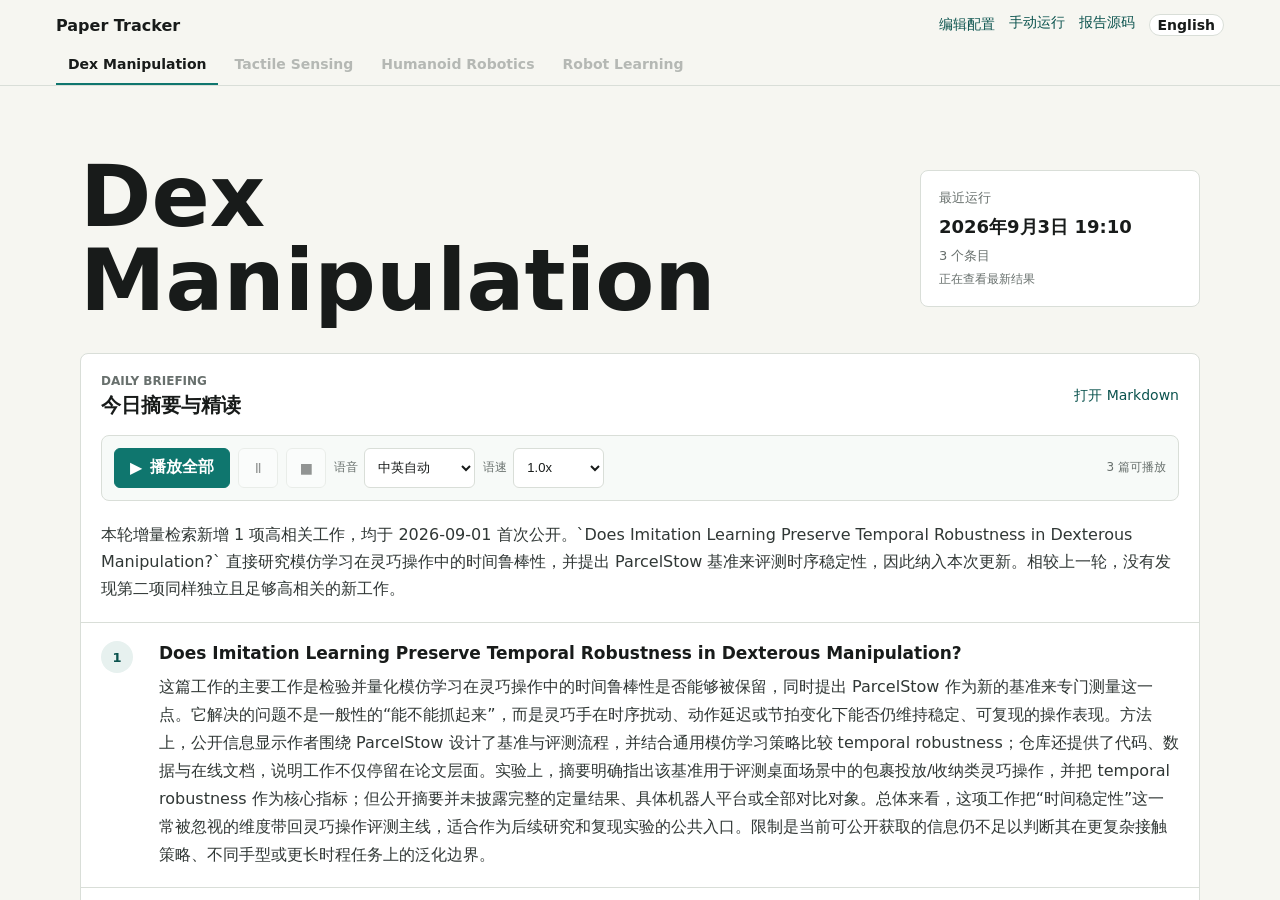
<file: index.html>
<!doctype html>
<html lang="zh-CN">
  <head>
    <meta charset="utf-8">
    <meta name="viewport" content="width=device-width, initial-scale=1">
    <title>Cublicma Research Tracker</title>
    <meta http-equiv="refresh" content="0; url=paper-tracker/">
    <link rel="canonical" href="paper-tracker/">
    <style>
      body {
        margin: 0;
        min-height: 100vh;
        display: grid;
        place-items: center;
        font-family: -apple-system, BlinkMacSystemFont, "Segoe UI", sans-serif;
        background: #f7f7f2;
        color: #171717;
      }
      a { color: #0f6f66; }
    </style>
  </head>
  <body>
    <main>
      <p>正在打开论文追踪页面：<a href="paper-tracker/">paper-tracker/</a></p>
    </main>
  </body>
</html>
</file>
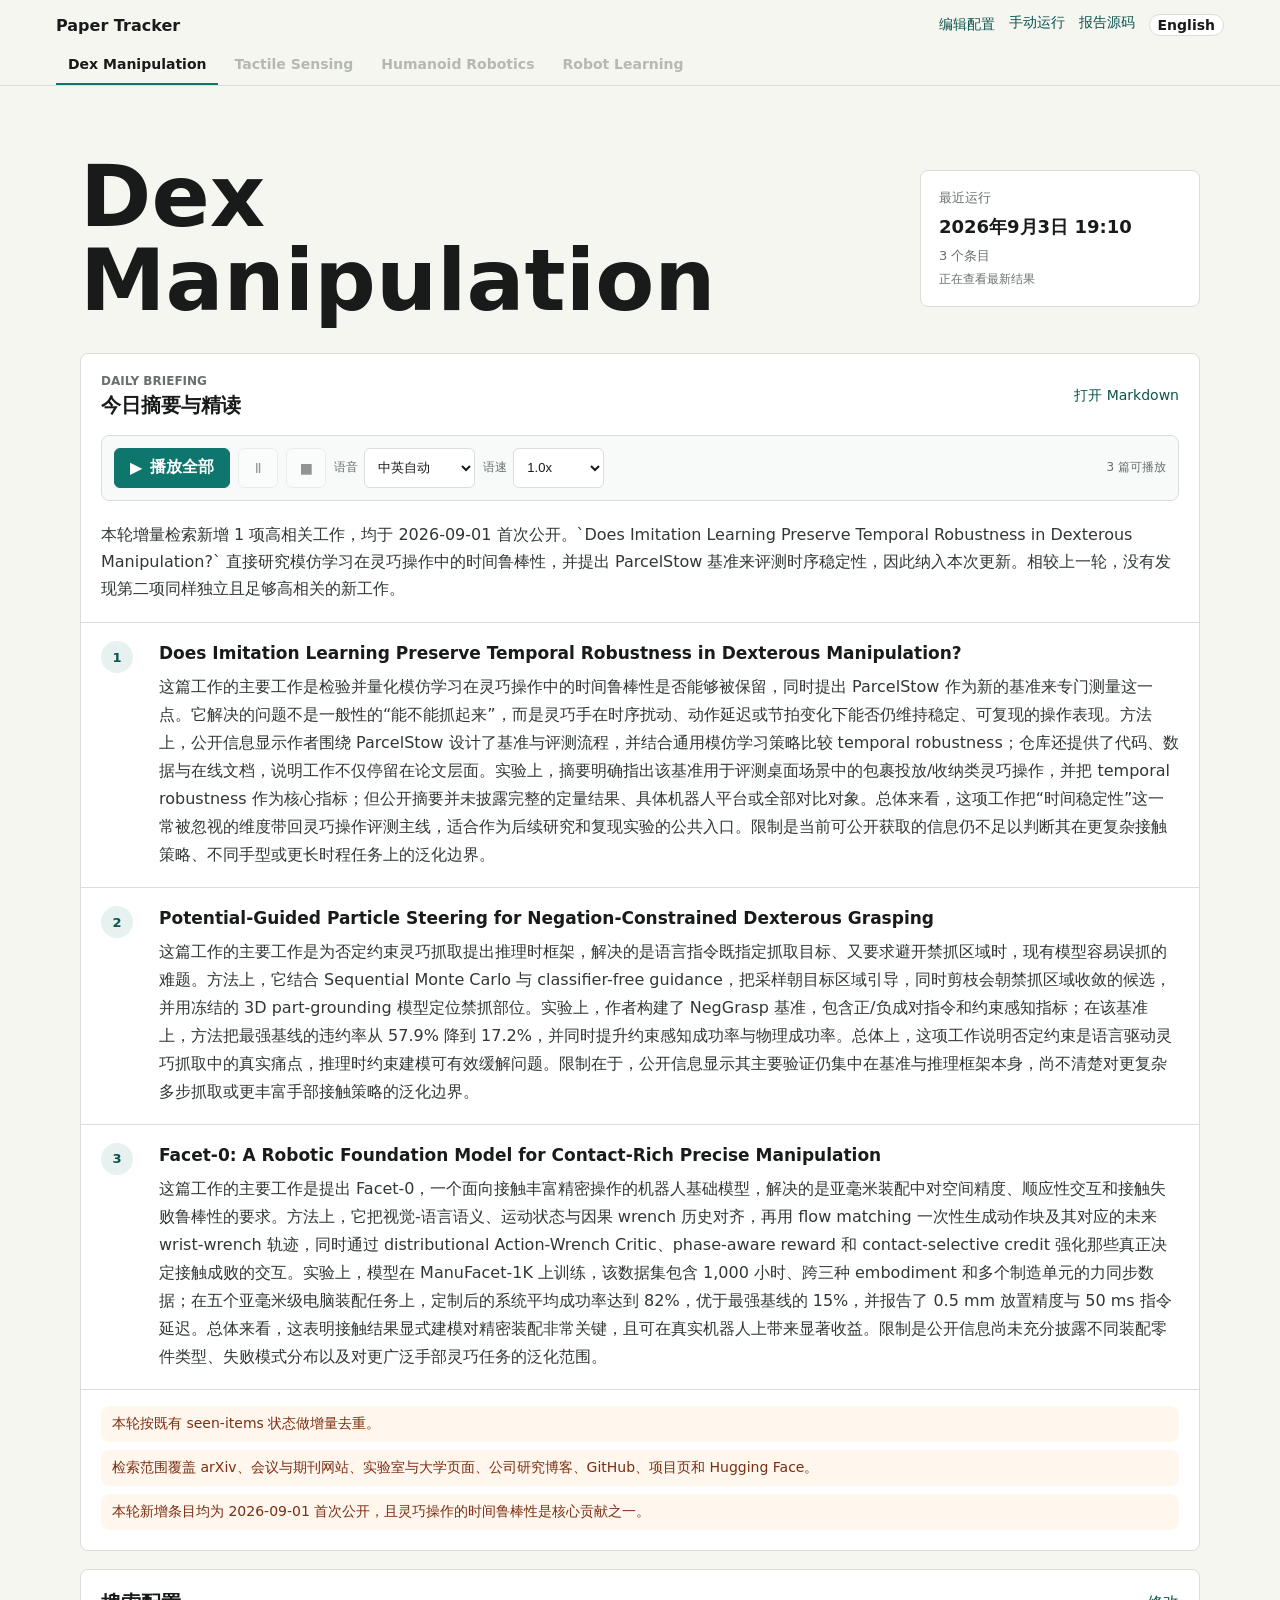
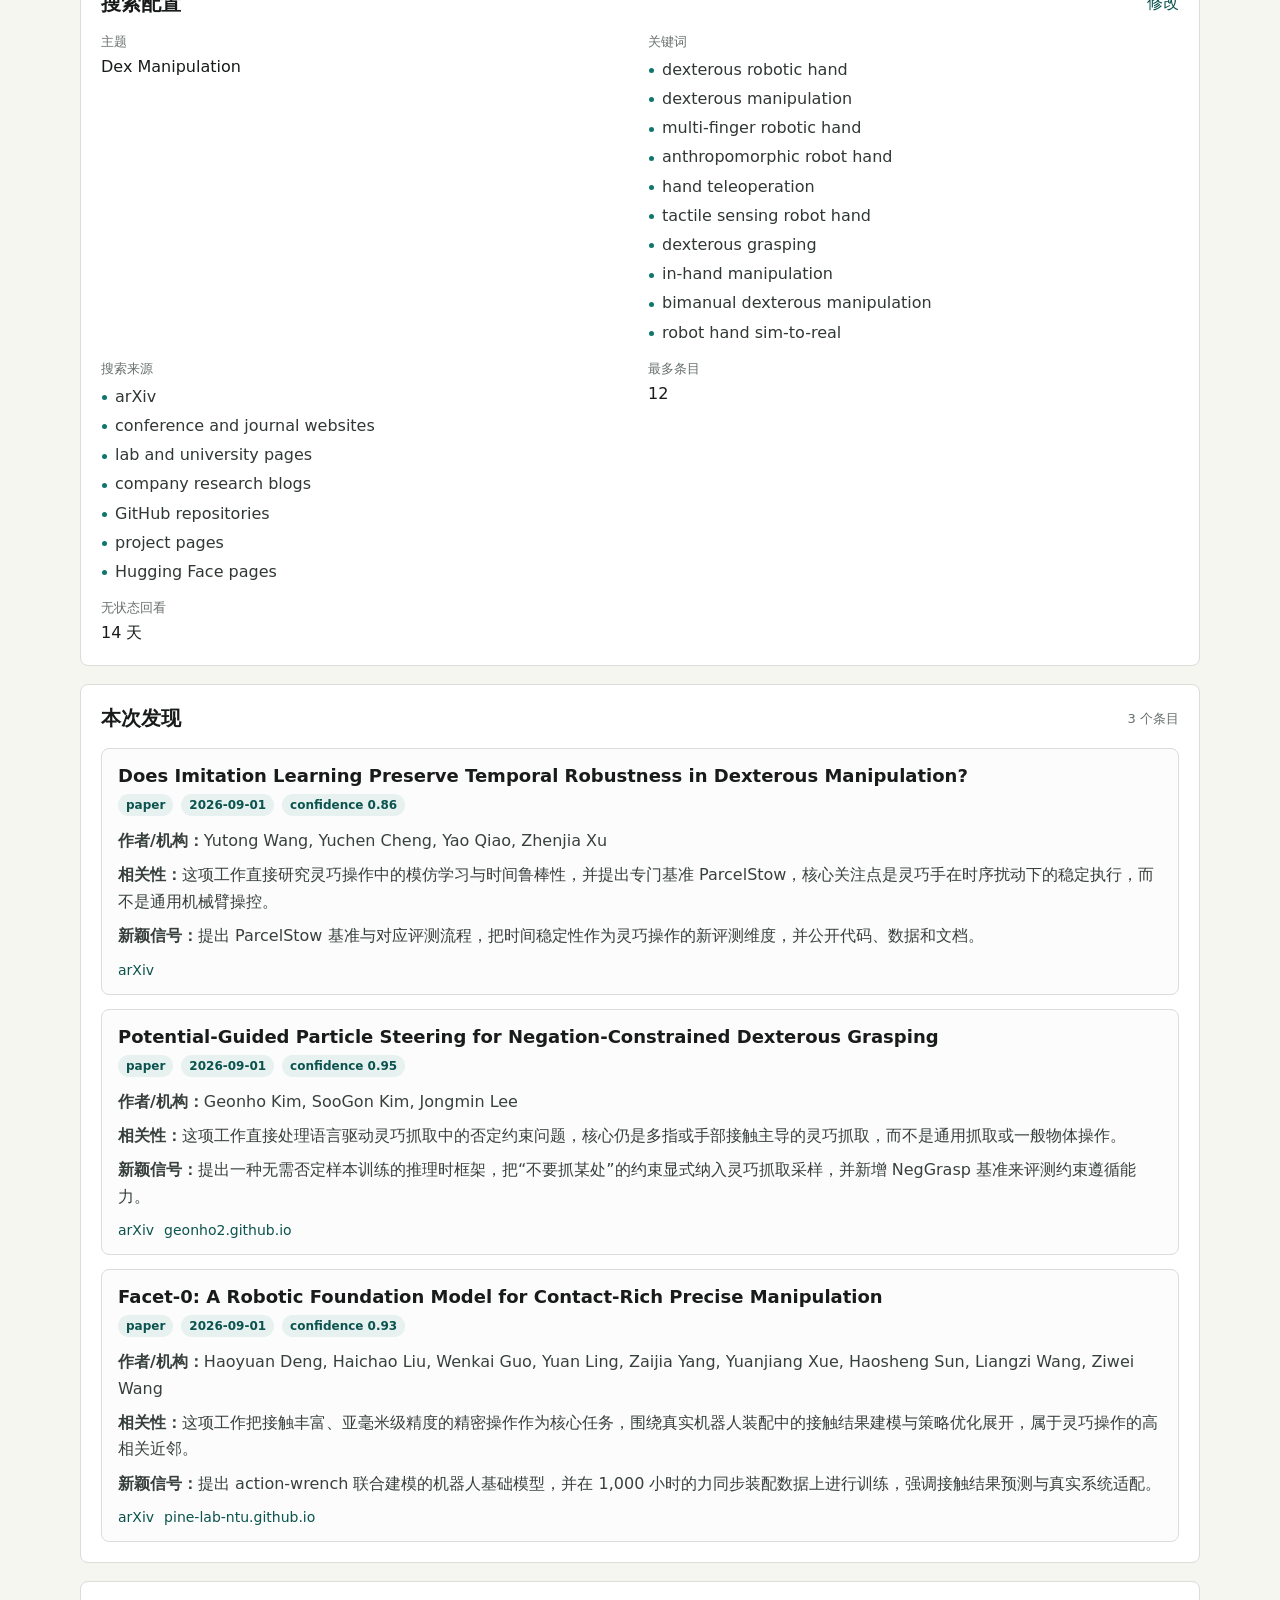
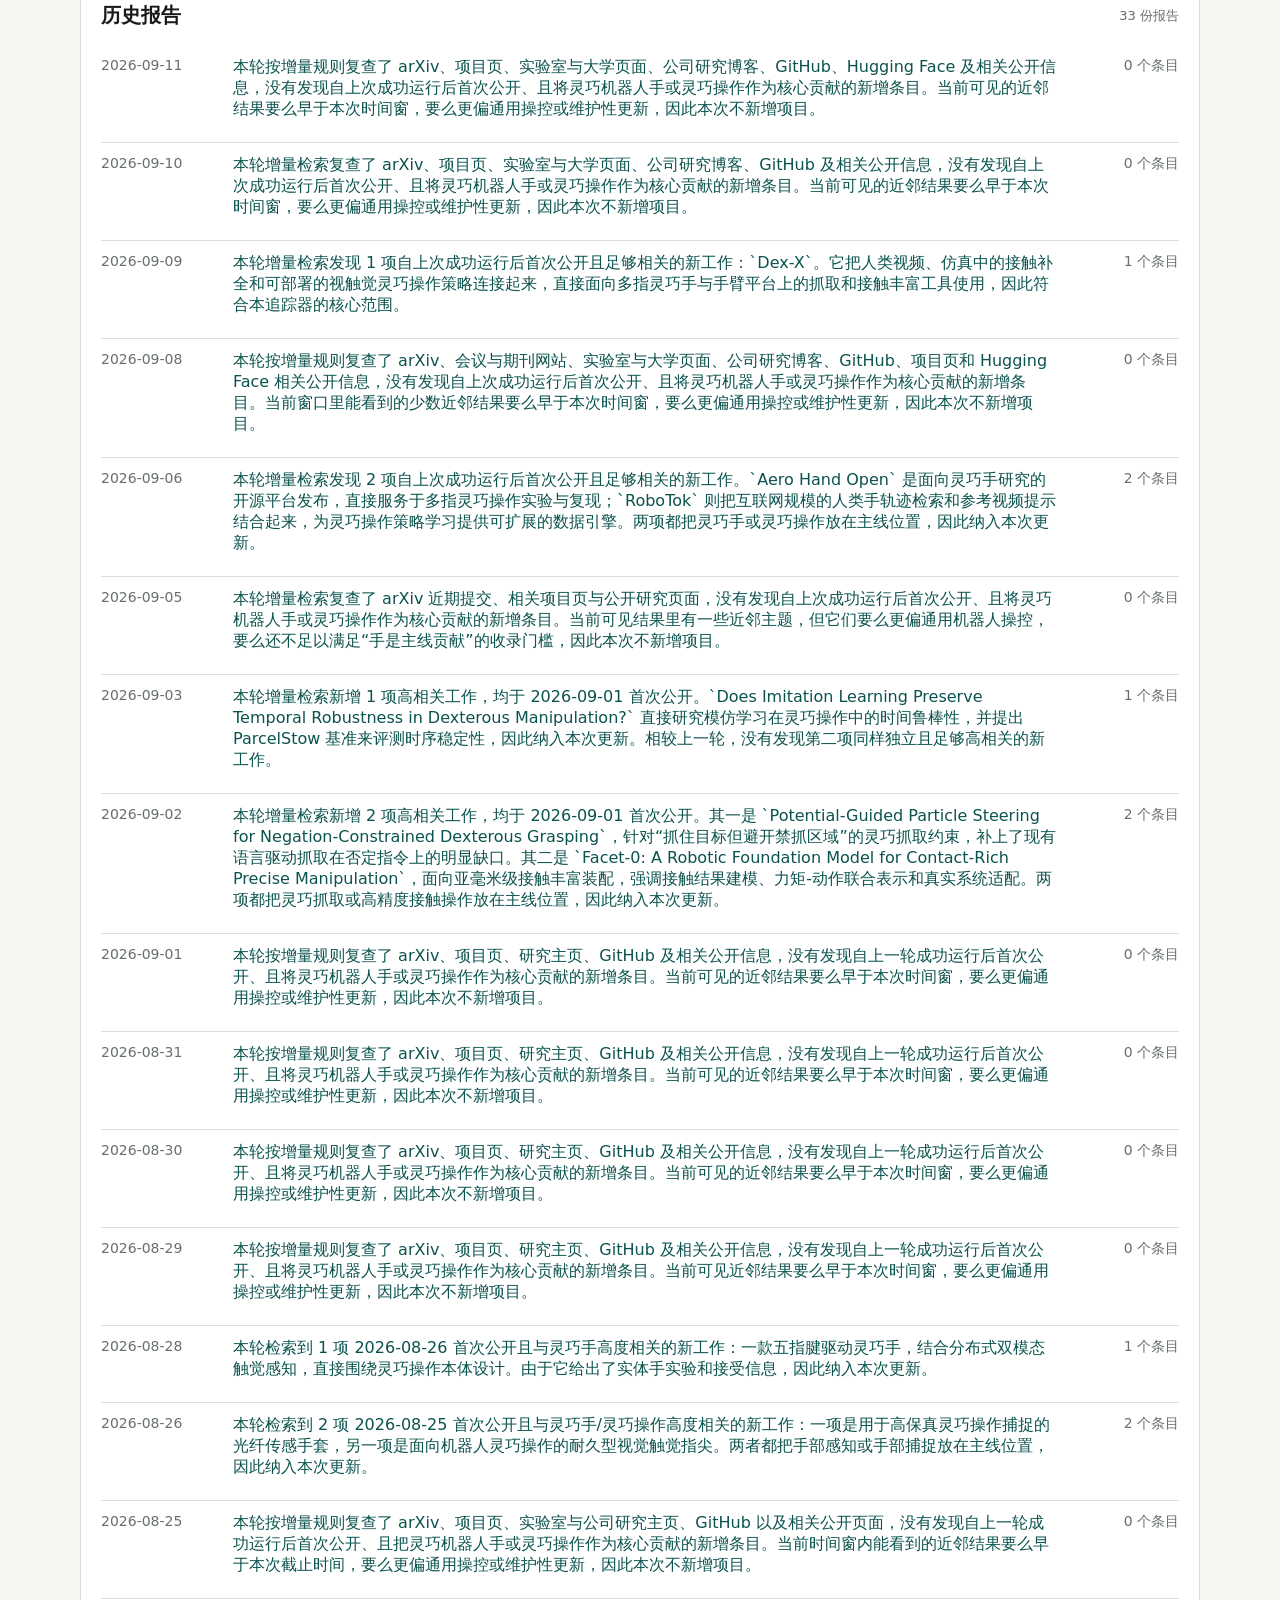
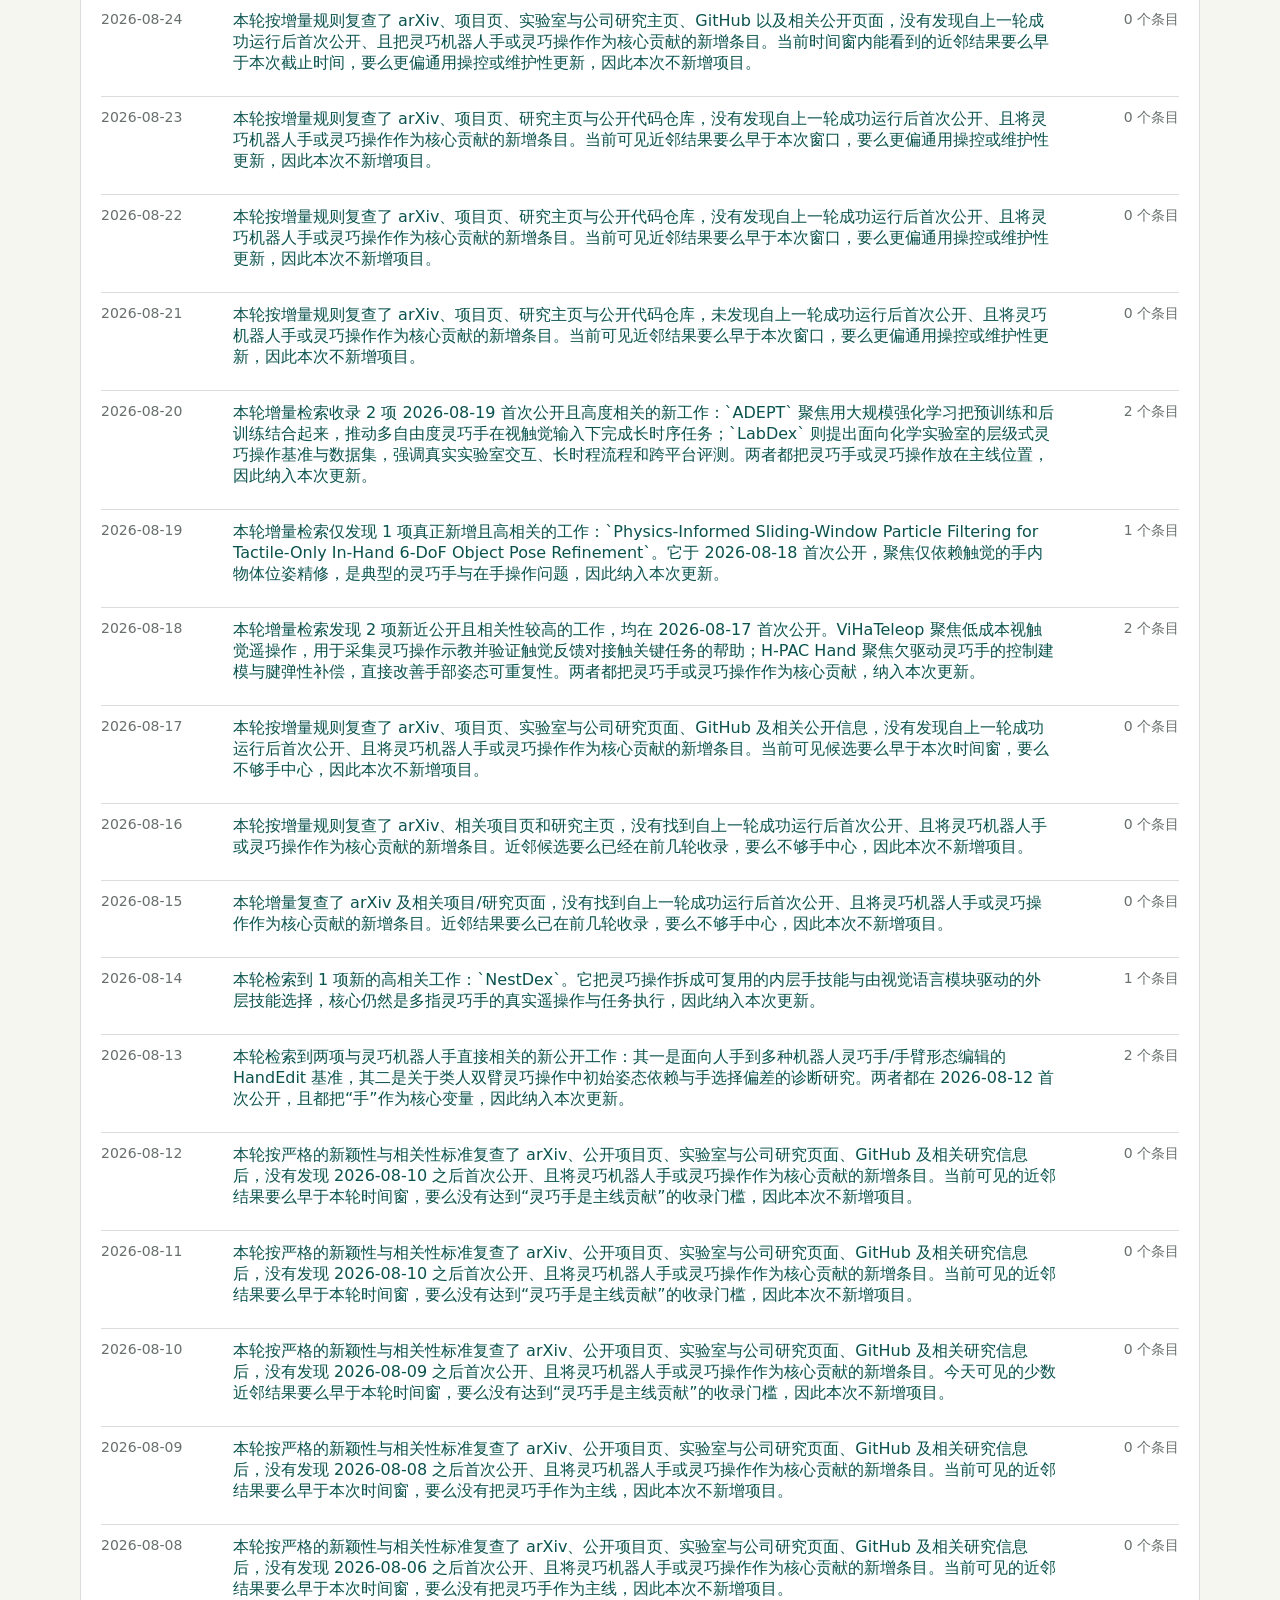
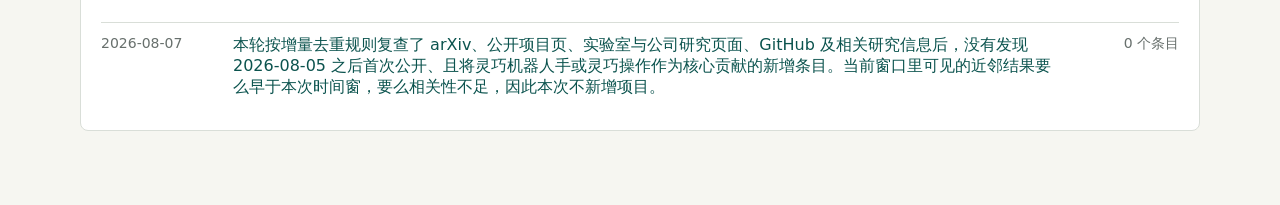
<file: paper-tracker/index.html>
<!doctype html>
<html lang="zh-CN">
  <head>
    <meta charset="utf-8">
    <meta name="viewport" content="width=device-width, initial-scale=1">
    <title>论文追踪 | Dex Manipulation</title>
    <link rel="stylesheet" href="styles.css">
  </head>
  <body>
    <header class="site-header">
      <div class="topbar">
        <a class="brand" href="./" data-i18n="brand">Paper Tracker</a>
        <nav class="navlinks" aria-label="站点工具">
          <button class="text-button" type="button" data-open-config data-i18n="editConfig">编辑配置</button>
          <a href="https://github.com/cublicma/cublicma.github.io/actions/workflows/daily-paper-refresh.yml" data-i18n="manualRun">手动运行</a>
          <a href="https://github.com/cublicma/cublicma.github.io/tree/master/paper-tracker/reports" data-i18n="sourceReports">报告源码</a>
          <a class="language-switch" href="en/" data-language-switch>English</a>
        </nav>
      </div>
      <nav class="topicbar" aria-label="论文专题">
        <a class="topic-link is-active" href="./" aria-current="page">Dex Manipulation</a>
        <span class="topic-link is-disabled" aria-disabled="true" title="专题尚未配置">Tactile Sensing</span>
        <span class="topic-link is-disabled" aria-disabled="true" title="专题尚未配置">Humanoid Robotics</span>
        <span class="topic-link is-disabled" aria-disabled="true" title="专题尚未配置">Robot Learning</span>
      </nav>
    </header>

    <main>
      <section class="hero">
        <div>
          <h1>Dex Manipulation</h1>
        </div>
        <div class="status-panel" aria-live="polite">
          <span class="label" data-i18n="lastRun">最近运行</span>
          <strong id="run-time">读取中</strong>
          <span id="item-count">--</span>
          <span id="view-date" class="view-date"></span>
        </div>
      </section>

      <section class="panel latest digest-panel">
        <div class="section-head digest-head">
          <div>
            <span class="section-kicker">Daily Briefing</span>
            <h2 data-i18n="briefingTitle">今日摘要与精读</h2>
          </div>
          <a id="latest-report-link" href="#" data-i18n="openMarkdown">打开 Markdown</a>
        </div>

        <div class="speech-player" aria-label="语音朗读" data-i18n-aria-label="speechPlayer">
          <button id="speech-play" class="primary-button speech-play" type="button" disabled>
            <span aria-hidden="true">▶</span>
            <span data-i18n="playAll">播放全部</span>
          </button>
          <button id="speech-pause" class="audio-icon-button" type="button" aria-label="暂停" title="暂停" disabled>Ⅱ</button>
          <button id="speech-stop" class="audio-icon-button" type="button" aria-label="停止" title="停止" disabled>■</button>
          <label class="speech-select">
            <span data-i18n="voice">语音</span>
            <select id="speech-language">
              <option value="auto" data-i18n="voiceAuto">中英自动</option>
              <option value="zh-CN" data-i18n="voiceChinese">中文</option>
              <option value="en-US">English</option>
            </select>
          </label>
          <label class="speech-select">
            <span data-i18n="speed">语速</span>
            <select id="speech-rate">
              <option value="0.85">0.85x</option>
              <option value="1" selected>1.0x</option>
              <option value="1.15">1.15x</option>
              <option value="1.3">1.3x</option>
            </select>
          </label>
          <span id="speech-status" class="speech-status" aria-live="polite">等待内容</span>
        </div>

        <p id="latest-summary">正在读取最新结果...</p>
        <div id="daily-analysis" class="daily-analysis"></div>
        <div id="caveats" class="caveats"></div>
      </section>

      <section class="panel config">
        <div class="section-head">
          <h2 data-i18n="configTitle">搜索配置</h2>
          <button class="text-button" type="button" data-open-config data-i18n="modify">修改</button>
        </div>
        <dl id="config-list"></dl>
      </section>

      <section class="panel">
        <div class="section-head">
          <h2 data-i18n="discoveriesTitle">本次发现</h2>
          <span id="items-label">等待数据</span>
        </div>
        <div id="items" class="items"></div>
      </section>

      <section class="panel">
        <div class="section-head">
          <h2 data-i18n="reportsTitle">历史报告</h2>
          <span id="reports-label">--</span>
        </div>
        <div id="reports" class="reports"></div>
      </section>
    </main>

    <dialog id="config-editor" aria-labelledby="config-editor-title">
      <form id="config-form" method="dialog">
        <div class="dialog-head">
          <div>
            <span class="dialog-kicker">Dex Manipulation</span>
            <h2 id="config-editor-title" data-i18n="configDialogTitle">编辑搜索配置</h2>
          </div>
          <button class="icon-button" type="button" data-close-config aria-label="关闭">&times;</button>
        </div>

        <div class="form-grid">
          <label class="field field-wide">
            <span data-i18n="keywords">关键词</span>
            <textarea id="config-keywords" rows="8" required spellcheck="false"></textarea>
            <small data-i18n="onePerLine">每行一个关键词</small>
          </label>

          <label class="field field-wide">
            <span data-i18n="sources">搜索来源</span>
            <textarea id="config-sources" rows="6" required spellcheck="false"></textarea>
            <small data-i18n="sourcePerLine">每行一个来源</small>
          </label>

          <label class="field">
            <span data-i18n="lookbackDays">回看天数</span>
            <input id="config-lookback" type="number" min="1" max="365" required>
          </label>

          <label class="field">
            <span data-i18n="maxItems">每次最多条目</span>
            <input id="config-max-items" type="number" min="1" max="50" required>
          </label>
        </div>

        <details class="advanced-fields">
          <summary data-i18n="advancedScope">高级范围</summary>
          <div class="form-grid advanced-grid">
            <label class="field field-wide">
              <span data-i18n="includeCriteria">收录条件</span>
              <textarea id="config-include" rows="5" spellcheck="false"></textarea>
            </label>
            <label class="field field-wide">
              <span data-i18n="excludeCriteria">排除条件</span>
              <textarea id="config-exclude" rows="4" spellcheck="false"></textarea>
            </label>
            <label class="field field-wide">
              <span data-i18n="rankingPreference">排序偏好</span>
              <textarea id="config-ranking" rows="4" spellcheck="false"></textarea>
            </label>
          </div>
        </details>

        <div class="dialog-actions">
          <span id="config-submit-status" data-i18n="ownerOnly">仅接受 cublicma 提交的请求</span>
          <div>
            <button class="secondary-button" type="button" data-close-config data-i18n="cancel">取消</button>
            <button class="primary-button" type="submit" data-i18n="submitForReview">提交审批</button>
          </div>
        </div>
      </form>
    </dialog>

    <script src="app.js"></script>
  </body>
</html>
</file>
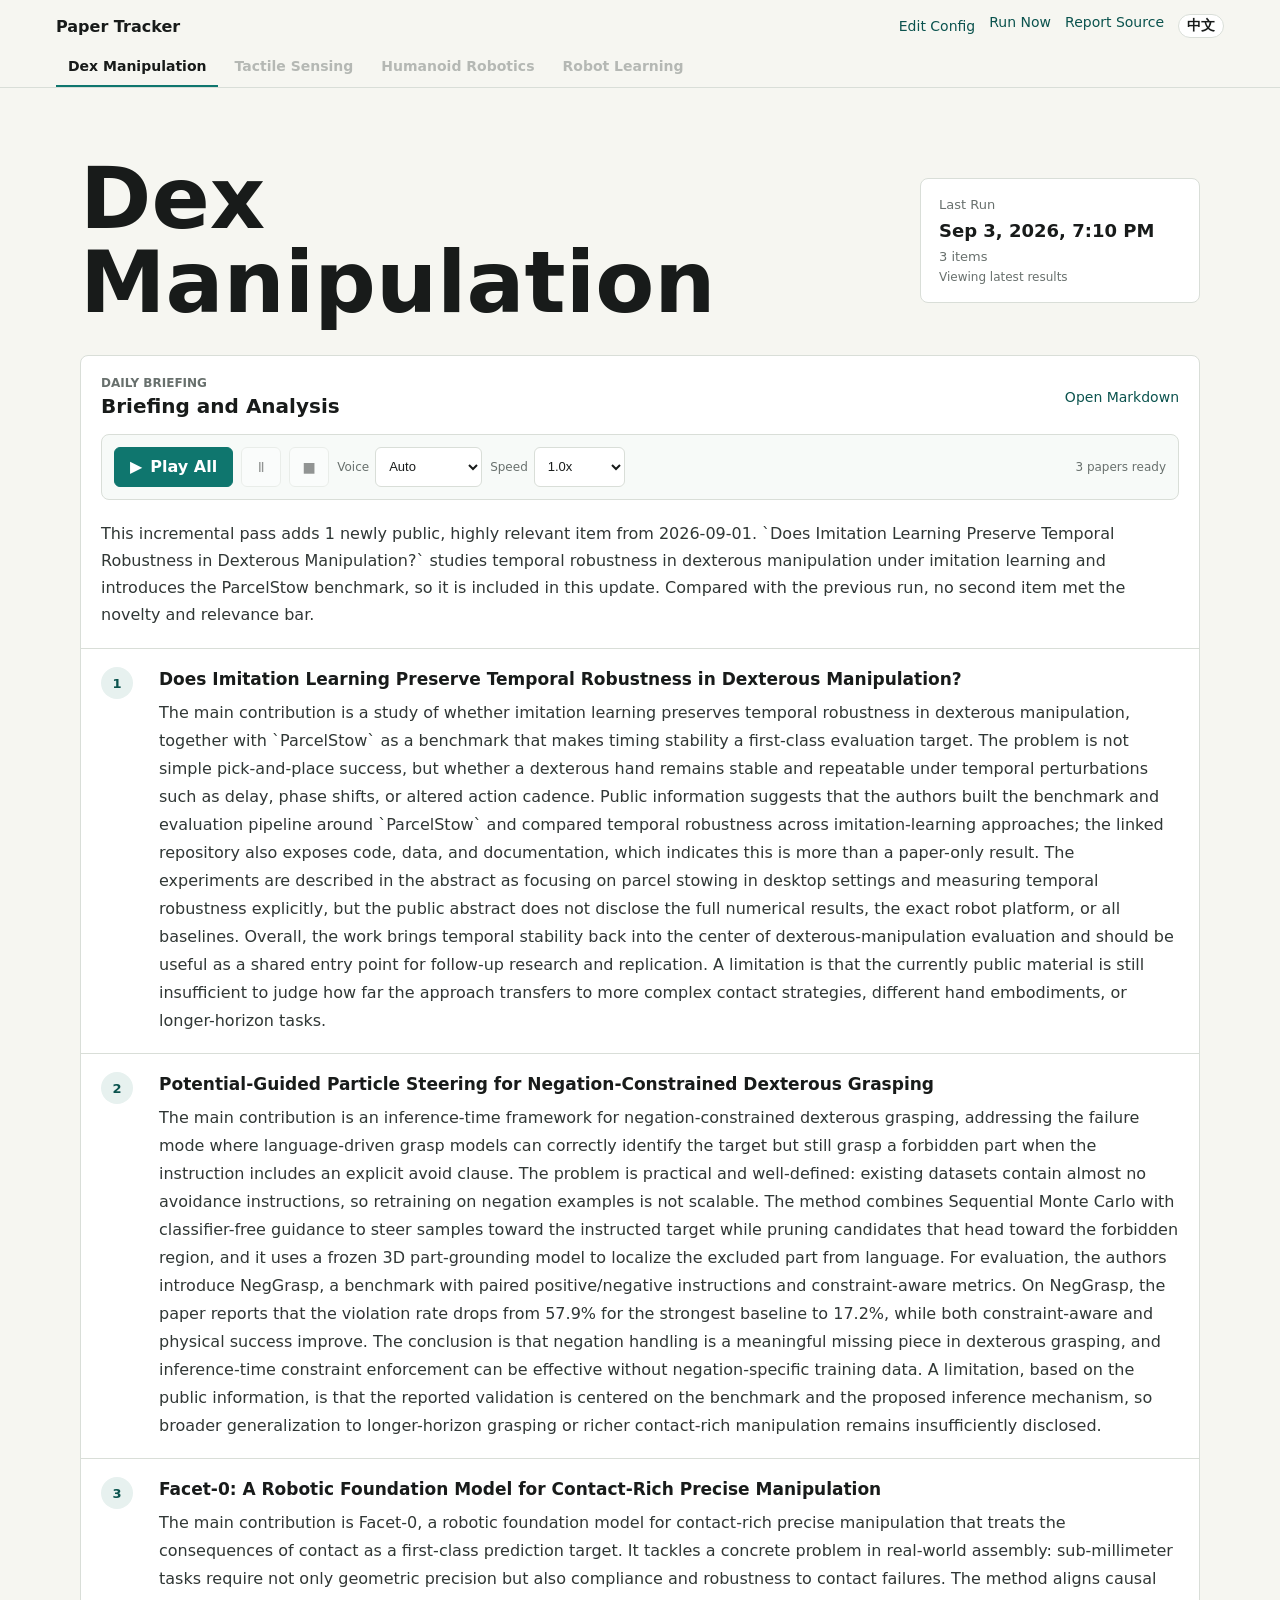
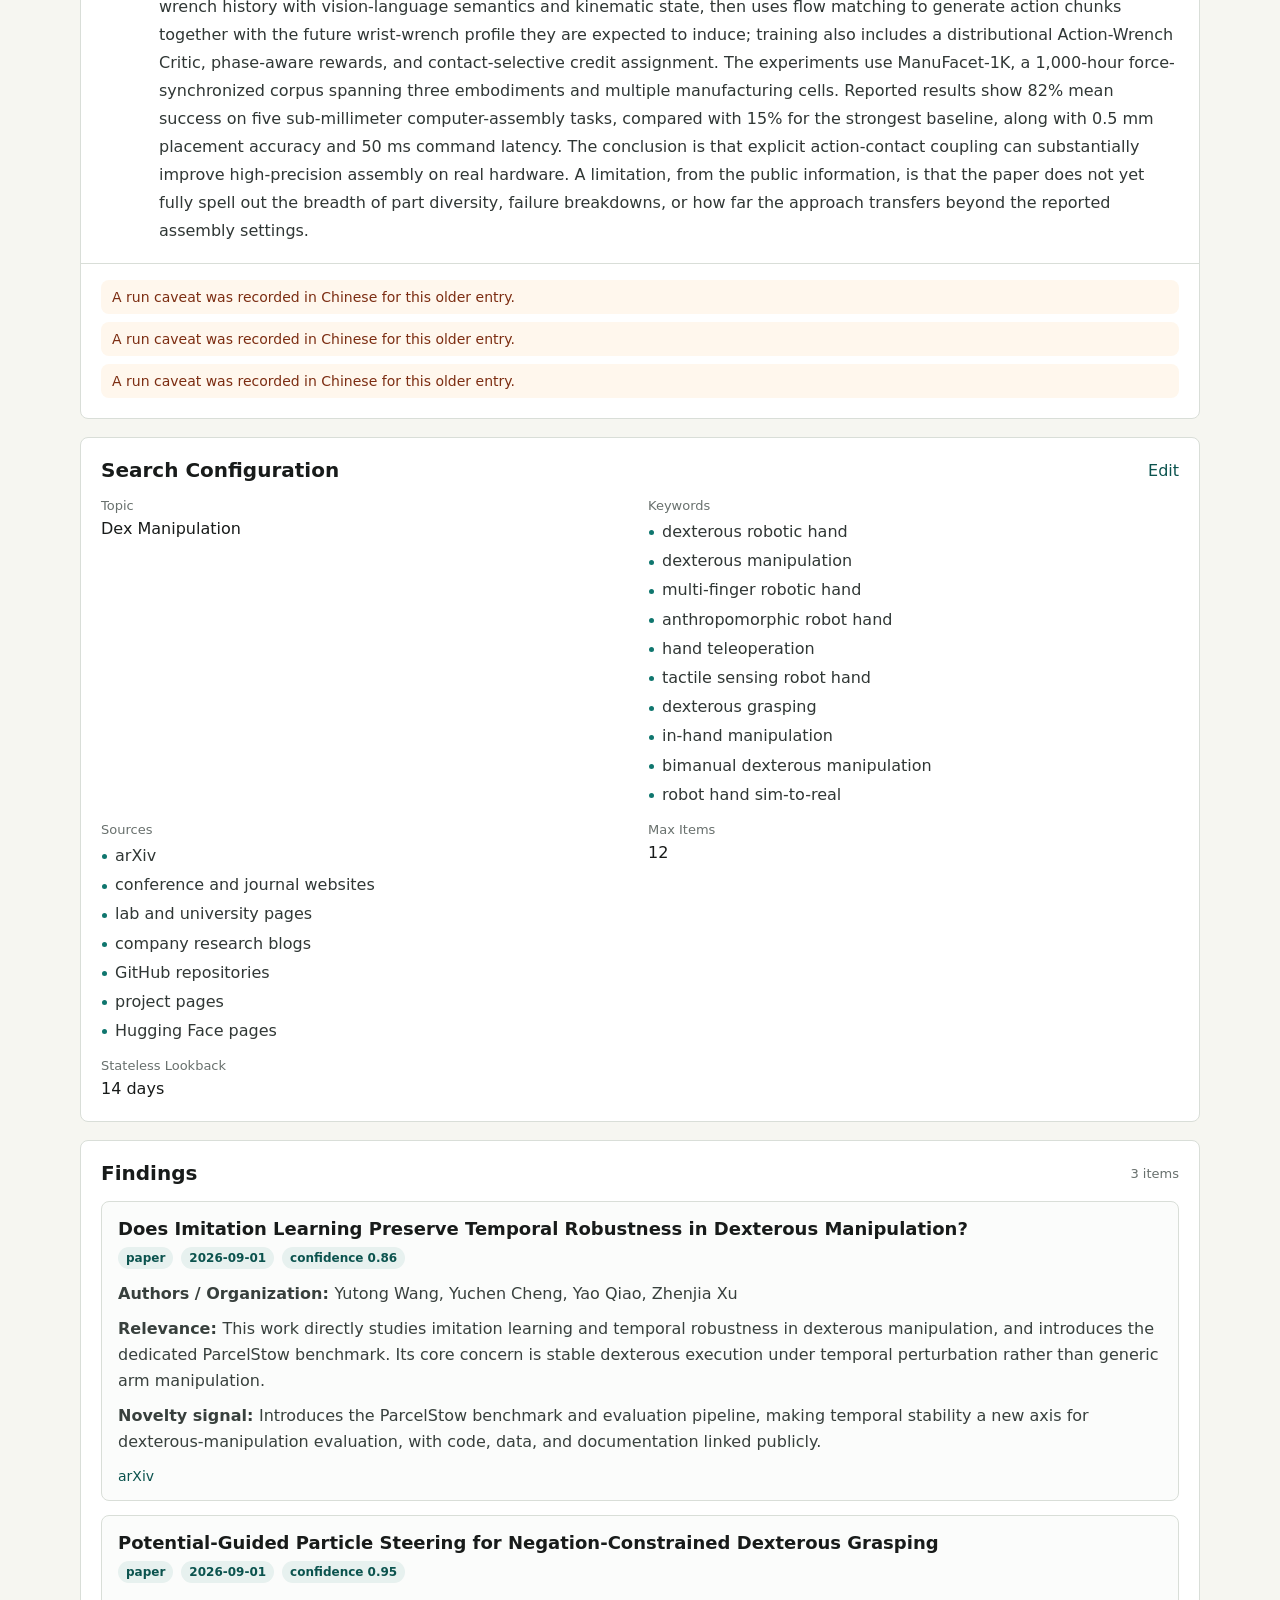
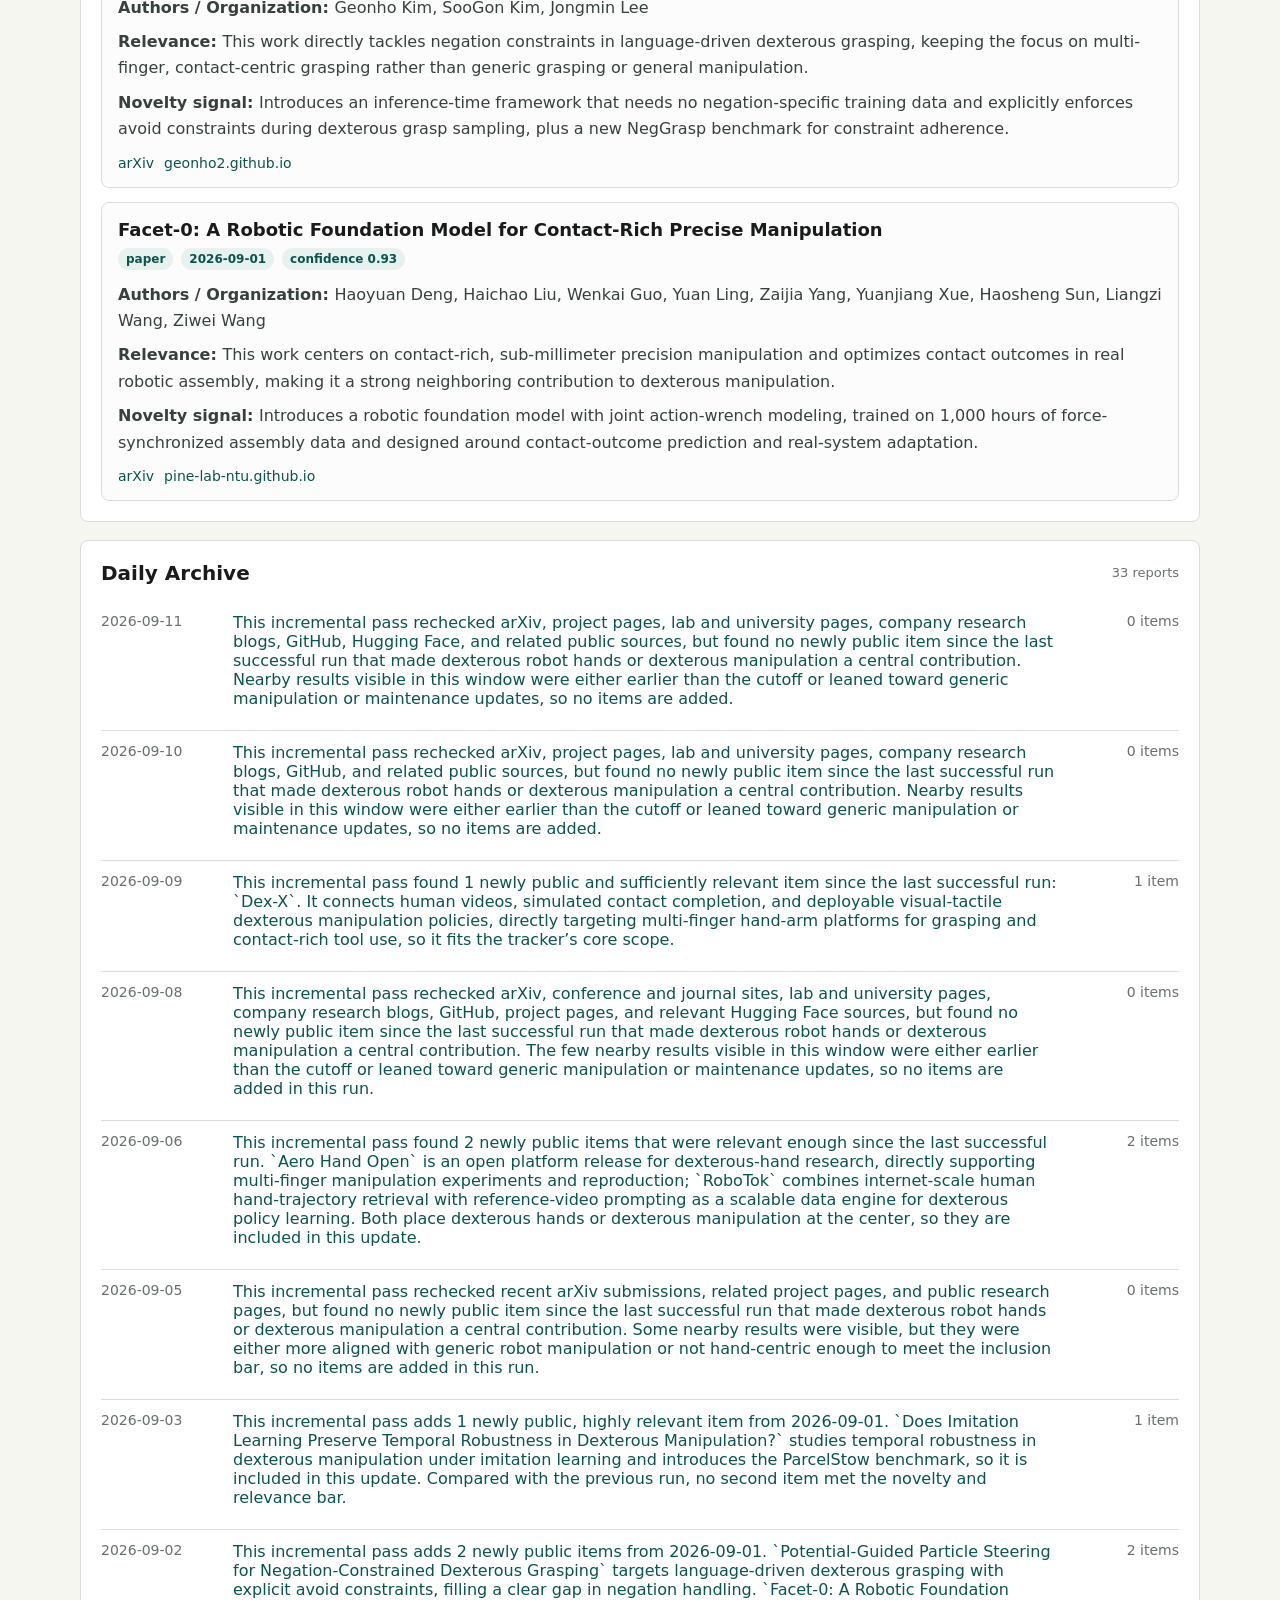
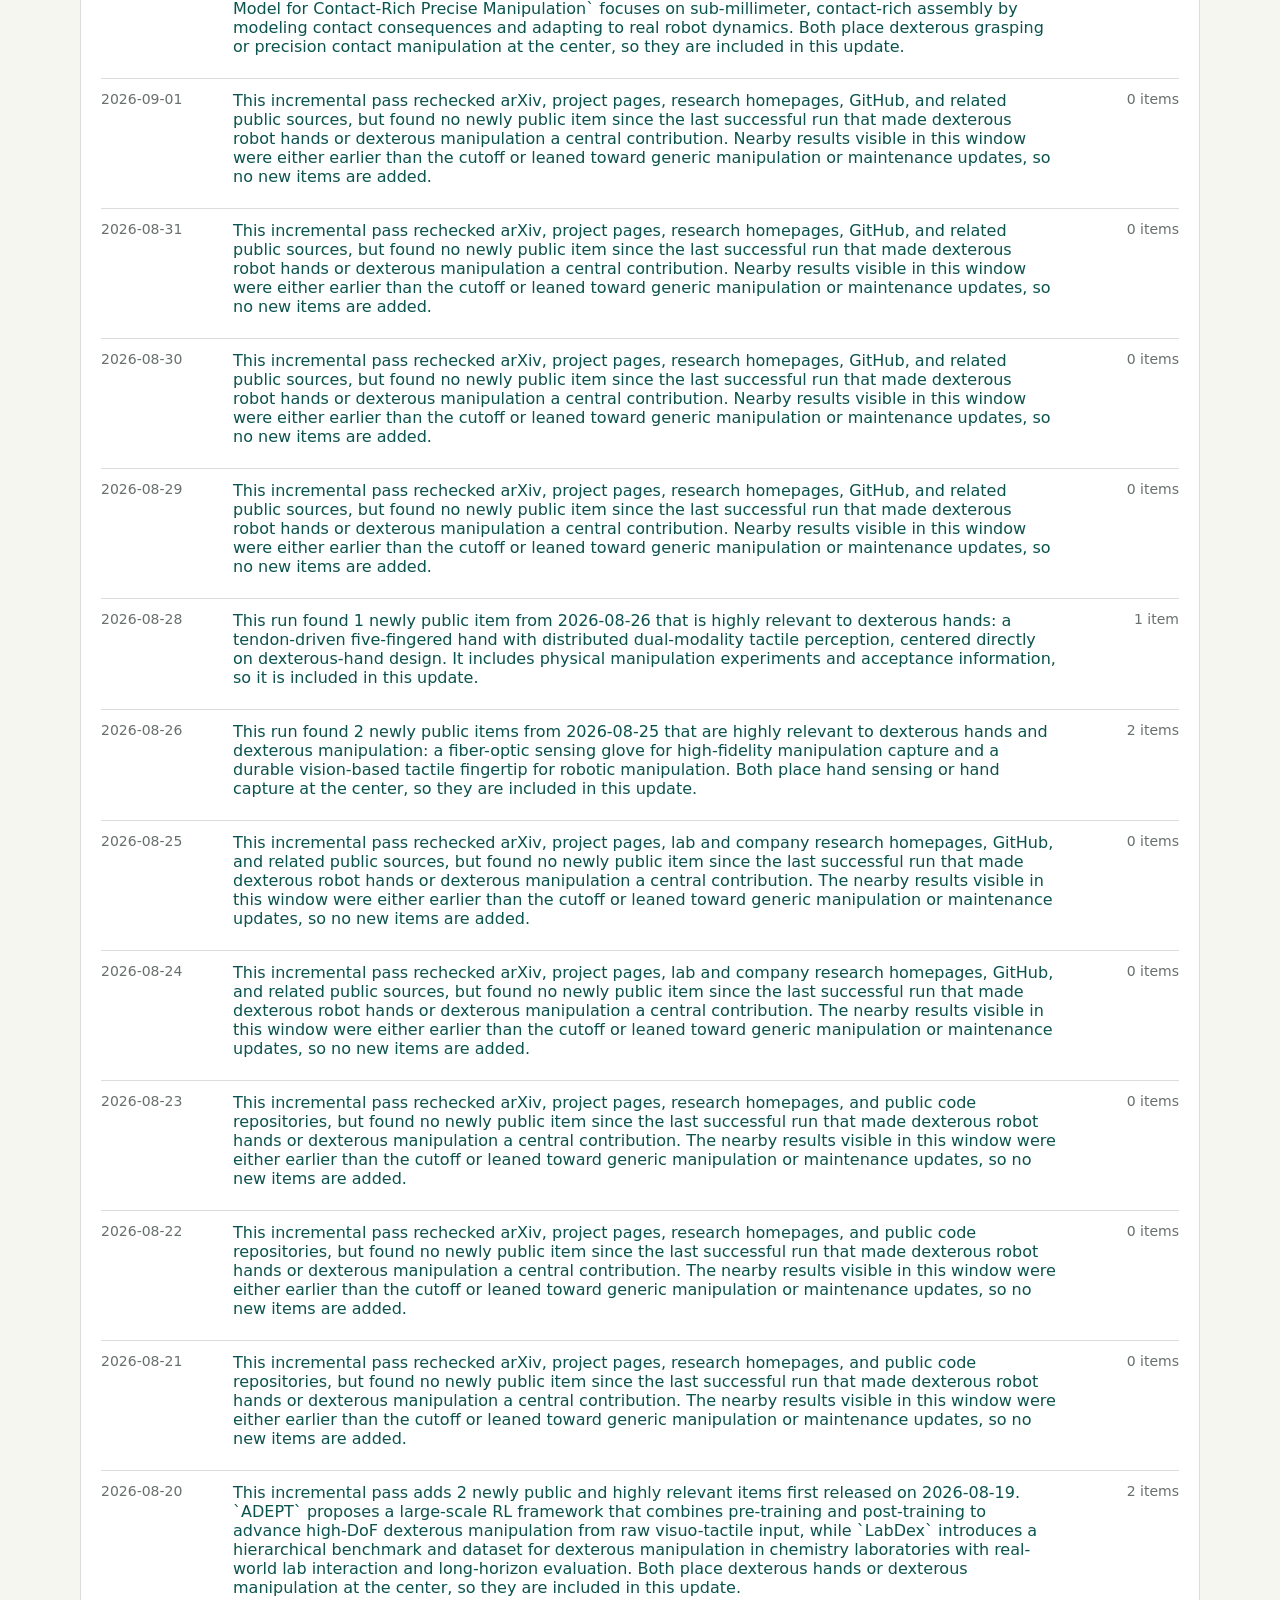
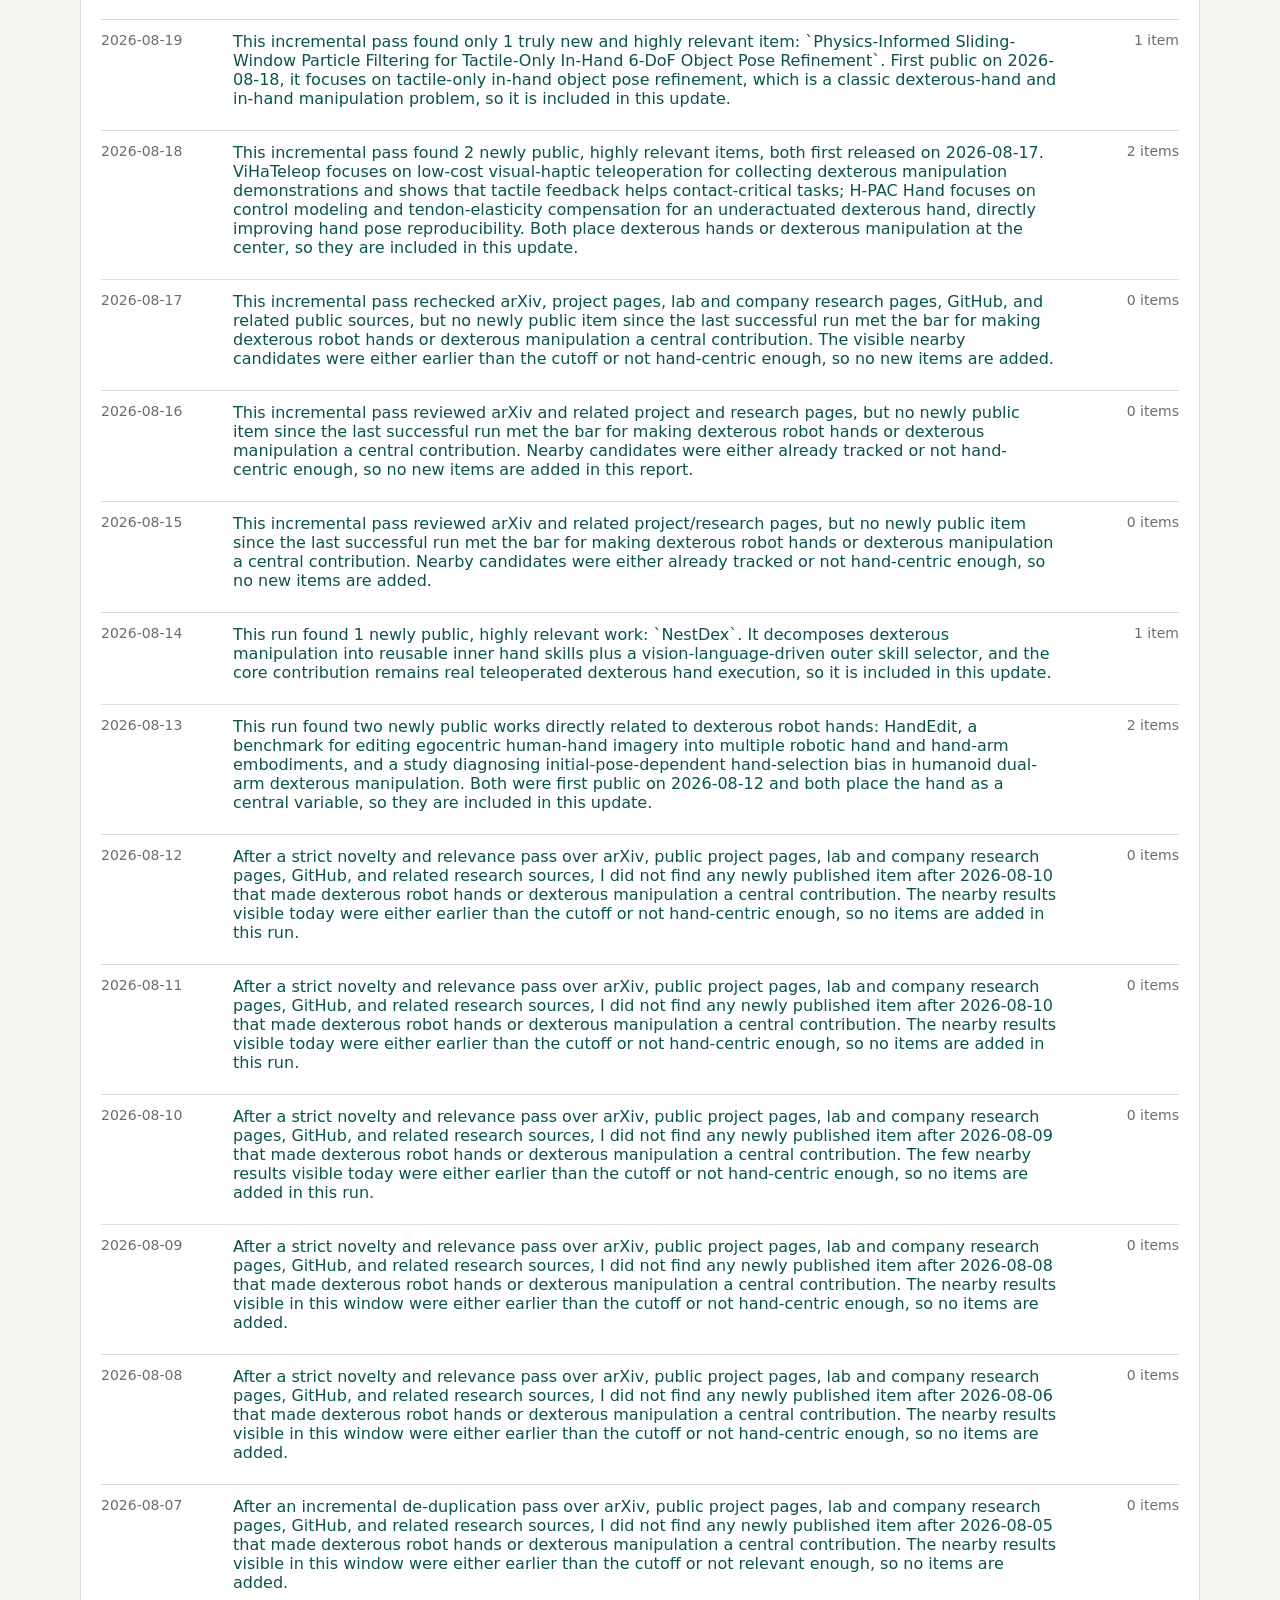
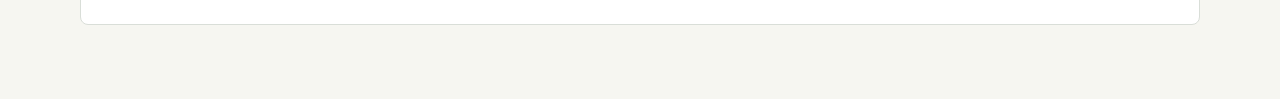
<file: paper-tracker/en/index.html>
<!doctype html>
<html lang="en">
  <head>
    <meta charset="utf-8">
    <meta name="viewport" content="width=device-width, initial-scale=1">
    <title>Paper Tracker | Dex Manipulation</title>
    <link rel="stylesheet" href="../styles.css">
  </head>
  <body>
    <header class="site-header">
      <div class="topbar">
        <a class="brand" href="../" data-i18n="brand">Paper Tracker</a>
        <nav class="navlinks" aria-label="Site tools">
          <button class="text-button" type="button" data-open-config data-i18n="editConfig">Edit Config</button>
          <a href="https://github.com/cublicma/cublicma.github.io/actions/workflows/daily-paper-refresh.yml" data-i18n="manualRun">Run Now</a>
          <a href="https://github.com/cublicma/cublicma.github.io/tree/master/paper-tracker/reports" data-i18n="sourceReports">Report Source</a>
          <a class="language-switch" href="../" data-language-switch>中文</a>
        </nav>
      </div>
      <nav class="topicbar" aria-label="Paper topics">
        <a class="topic-link is-active" href="./" aria-current="page">Dex Manipulation</a>
        <span class="topic-link is-disabled" aria-disabled="true" title="Topic is not configured yet">Tactile Sensing</span>
        <span class="topic-link is-disabled" aria-disabled="true" title="Topic is not configured yet">Humanoid Robotics</span>
        <span class="topic-link is-disabled" aria-disabled="true" title="Topic is not configured yet">Robot Learning</span>
      </nav>
    </header>

    <main>
      <section class="hero">
        <div>
          <h1>Dex Manipulation</h1>
        </div>
        <div class="status-panel" aria-live="polite">
          <span class="label" data-i18n="lastRun">Last Run</span>
          <strong id="run-time">Loading</strong>
          <span id="item-count">--</span>
          <span id="view-date" class="view-date"></span>
        </div>
      </section>

      <section class="panel latest digest-panel">
        <div class="section-head digest-head">
          <div>
            <span class="section-kicker">Daily Briefing</span>
            <h2 data-i18n="briefingTitle">Briefing and Analysis</h2>
          </div>
          <a id="latest-report-link" href="#" data-i18n="openMarkdown">Open Markdown</a>
        </div>

        <div class="speech-player" aria-label="Text to speech" data-i18n-aria-label="speechPlayer">
          <button id="speech-play" class="primary-button speech-play" type="button" disabled>
            <span aria-hidden="true">▶</span>
            <span data-i18n="playAll">Play All</span>
          </button>
          <button id="speech-pause" class="audio-icon-button" type="button" aria-label="Pause" title="Pause" disabled>Ⅱ</button>
          <button id="speech-stop" class="audio-icon-button" type="button" aria-label="Stop" title="Stop" disabled>■</button>
          <label class="speech-select">
            <span data-i18n="voice">Voice</span>
            <select id="speech-language">
              <option value="auto" data-i18n="voiceAuto">Auto</option>
              <option value="zh-CN" data-i18n="voiceChinese">Chinese</option>
              <option value="en-US">English</option>
            </select>
          </label>
          <label class="speech-select">
            <span data-i18n="speed">Speed</span>
            <select id="speech-rate">
              <option value="0.85">0.85x</option>
              <option value="1" selected>1.0x</option>
              <option value="1.15">1.15x</option>
              <option value="1.3">1.3x</option>
            </select>
          </label>
          <span id="speech-status" class="speech-status" aria-live="polite">Waiting for content</span>
        </div>

        <p id="latest-summary">Loading the latest results...</p>
        <div id="daily-analysis" class="daily-analysis"></div>
        <div id="caveats" class="caveats"></div>
      </section>

      <section class="panel config">
        <div class="section-head">
          <h2 data-i18n="configTitle">Search Configuration</h2>
          <button class="text-button" type="button" data-open-config data-i18n="modify">Edit</button>
        </div>
        <dl id="config-list"></dl>
      </section>

      <section class="panel">
        <div class="section-head">
          <h2 data-i18n="discoveriesTitle">Findings</h2>
          <span id="items-label">Waiting for data</span>
        </div>
        <div id="items" class="items"></div>
      </section>

      <section class="panel">
        <div class="section-head">
          <h2 data-i18n="reportsTitle">Daily Archive</h2>
          <span id="reports-label">--</span>
        </div>
        <div id="reports" class="reports"></div>
      </section>
    </main>

    <dialog id="config-editor" aria-labelledby="config-editor-title">
      <form id="config-form" method="dialog">
        <div class="dialog-head">
          <div>
            <span class="dialog-kicker">Dex Manipulation</span>
            <h2 id="config-editor-title" data-i18n="configDialogTitle">Edit Search Configuration</h2>
          </div>
          <button class="icon-button" type="button" data-close-config aria-label="Close">&times;</button>
        </div>

        <div class="form-grid">
          <label class="field field-wide">
            <span data-i18n="keywords">Keywords</span>
            <textarea id="config-keywords" rows="8" required spellcheck="false"></textarea>
            <small data-i18n="onePerLine">One keyword per line</small>
          </label>

          <label class="field field-wide">
            <span data-i18n="sources">Sources</span>
            <textarea id="config-sources" rows="6" required spellcheck="false"></textarea>
            <small data-i18n="sourcePerLine">One source per line</small>
          </label>

          <label class="field">
            <span data-i18n="lookbackDays">Lookback Days</span>
            <input id="config-lookback" type="number" min="1" max="365" required>
          </label>

          <label class="field">
            <span data-i18n="maxItems">Max Items per Run</span>
            <input id="config-max-items" type="number" min="1" max="50" required>
          </label>
        </div>

        <details class="advanced-fields">
          <summary data-i18n="advancedScope">Advanced Scope</summary>
          <div class="form-grid advanced-grid">
            <label class="field field-wide">
              <span data-i18n="includeCriteria">Include Criteria</span>
              <textarea id="config-include" rows="5" spellcheck="false"></textarea>
            </label>
            <label class="field field-wide">
              <span data-i18n="excludeCriteria">Exclude Criteria</span>
              <textarea id="config-exclude" rows="4" spellcheck="false"></textarea>
            </label>
            <label class="field field-wide">
              <span data-i18n="rankingPreference">Ranking Preference</span>
              <textarea id="config-ranking" rows="4" spellcheck="false"></textarea>
            </label>
          </div>
        </details>

        <div class="dialog-actions">
          <span id="config-submit-status" data-i18n="ownerOnly">Only cublicma can submit requests</span>
          <div>
            <button class="secondary-button" type="button" data-close-config data-i18n="cancel">Cancel</button>
            <button class="primary-button" type="submit" data-i18n="submitForReview">Submit for Review</button>
          </div>
        </div>
      </form>
    </dialog>

    <script src="../app.js"></script>
  </body>
</html>
</file>
<file: paper-tracker/styles.css>
:root {
  color-scheme: light;
  --bg: #f6f6f1;
  --ink: #181b1a;
  --muted: #68706d;
  --line: #d9ded8;
  --panel: #ffffff;
  --accent: #0f766e;
  --accent-strong: #0b534e;
  --warm: #b45309;
  --soft: #e7f1ef;
}

* {
  box-sizing: border-box;
}

body {
  margin: 0;
  min-height: 100vh;
  font-family: Inter, ui-sans-serif, system-ui, -apple-system, BlinkMacSystemFont, "Segoe UI", sans-serif;
  background: var(--bg);
  color: var(--ink);
}

button,
input,
textarea {
  font: inherit;
}

a {
  color: var(--accent-strong);
  text-decoration: none;
}

a:hover {
  text-decoration: underline;
}

.site-header {
  position: sticky;
  top: 0;
  z-index: 3;
  border-bottom: 1px solid var(--line);
  background: rgba(246, 246, 241, 0.96);
  backdrop-filter: blur(14px);
}

.topbar {
  display: flex;
  align-items: center;
  justify-content: space-between;
  gap: 20px;
  padding: 14px clamp(18px, 5vw, 56px) 10px;
}

.brand {
  font-weight: 750;
  color: var(--ink);
}

.navlinks {
  display: flex;
  flex-wrap: wrap;
  gap: 14px;
  font-size: 14px;
}

.language-switch {
  padding: 2px 8px;
  border: 1px solid var(--line);
  border-radius: 999px;
  background: #fff;
  color: var(--ink);
  font-weight: 650;
}

.language-switch:hover {
  border-color: var(--accent);
  text-decoration: none;
}

.text-button {
  padding: 0;
  border: 0;
  background: transparent;
  color: var(--accent-strong);
  cursor: pointer;
}

.text-button:hover {
  text-decoration: underline;
}

.topicbar {
  display: flex;
  gap: 4px;
  padding: 0 clamp(18px, 5vw, 56px);
  overflow-x: auto;
  scrollbar-width: none;
}

.topicbar::-webkit-scrollbar {
  display: none;
}

.topic-link {
  flex: 0 0 auto;
  padding: 10px 12px 11px;
  border-bottom: 2px solid transparent;
  color: var(--muted);
  font-size: 14px;
  font-weight: 650;
  white-space: nowrap;
}

.topic-link:hover {
  color: var(--ink);
  text-decoration: none;
}

.topic-link.is-active {
  border-bottom-color: var(--accent);
  color: var(--ink);
}

.topic-link.is-disabled {
  cursor: not-allowed;
  opacity: 0.46;
}

main {
  width: min(1120px, calc(100% - 32px));
  margin: 0 auto;
  padding: 38px 0 56px;
}

.hero {
  display: grid;
  grid-template-columns: minmax(0, 1fr) 280px;
  gap: 28px;
  align-items: center;
  padding: 30px 0;
}

h1,
h2,
p {
  margin-top: 0;
}

h1 {
  max-width: 860px;
  margin-bottom: 0;
  font-size: clamp(40px, 8vw, 86px);
  line-height: 0.98;
  letter-spacing: 0;
}

h2 {
  margin-bottom: 0;
  font-size: 20px;
}

.status-panel,
.panel {
  border: 1px solid var(--line);
  border-radius: 8px;
  background: var(--panel);
}

.status-panel {
  padding: 18px;
}

.status-panel .label,
#item-count,
#items-label,
#reports-label {
  display: block;
  color: var(--muted);
  font-size: 13px;
}

.view-date {
  display: block;
  margin-top: 6px;
  color: var(--muted);
  font-size: 12px;
}

.status-panel strong {
  display: block;
  margin: 8px 0;
  font-size: 18px;
}

.panel {
  padding: 20px;
  margin-bottom: 18px;
}

.digest-head > div {
  min-width: 0;
}

.section-head .section-kicker {
  display: block;
  margin-bottom: 4px;
  color: var(--muted);
  font-size: 12px;
  font-weight: 700;
  text-transform: uppercase;
}

.speech-player {
  display: flex;
  align-items: center;
  gap: 8px;
  margin-bottom: 20px;
  padding: 12px;
  border: 1px solid var(--line);
  border-radius: 8px;
  background: #f7faf8;
}

.speech-play {
  display: inline-flex;
  align-items: center;
  gap: 8px;
  white-space: nowrap;
}

.audio-icon-button {
  display: grid;
  flex: 0 0 40px;
  width: 40px;
  height: 40px;
  padding: 0;
  place-items: center;
  border: 1px solid var(--line);
  border-radius: 6px;
  background: #fff;
  color: var(--ink);
  cursor: pointer;
  font-size: 14px;
}

.audio-icon-button:disabled,
.primary-button:disabled {
  cursor: not-allowed;
  opacity: 0.45;
}

.speech-select {
  display: flex;
  align-items: center;
  gap: 6px;
  color: var(--muted);
  font-size: 12px;
}

.speech-select select {
  height: 40px;
  padding: 0 28px 0 9px;
  border: 1px solid var(--line);
  border-radius: 6px;
  background: #fff;
  color: var(--ink);
  font-size: 13px;
}

.speech-status {
  min-width: 72px;
  margin-left: auto;
  color: var(--muted);
  font-size: 12px;
  text-align: right;
}

.section-head {
  display: flex;
  align-items: center;
  justify-content: space-between;
  gap: 18px;
  margin-bottom: 16px;
}

.section-head a,
.section-head span {
  white-space: nowrap;
  font-size: 14px;
}

#latest-summary {
  margin-bottom: 20px;
  color: #303735;
  line-height: 1.7;
}

.daily-analysis {
  display: grid;
  gap: 0;
  margin: 0 -20px;
  border-top: 1px solid var(--line);
}

.analysis-empty {
  margin: 0;
  padding: 18px 20px;
}

.digest-panel .caveats:not(:empty) {
  margin-top: 16px;
}

.analysis-entry {
  display: grid;
  grid-template-columns: 44px minmax(0, 1fr);
  gap: 14px;
  padding: 18px 20px;
  border-bottom: 1px solid var(--line);
}

.analysis-index {
  display: grid;
  width: 32px;
  height: 32px;
  place-items: center;
  border-radius: 50%;
  background: var(--soft);
  color: var(--accent-strong);
  font-size: 13px;
  font-weight: 750;
}

.analysis-entry h3 {
  margin: 1px 0 8px;
  font-size: 17px;
  line-height: 1.35;
}

.analysis-entry p {
  margin-bottom: 0;
  color: #303735;
  line-height: 1.75;
}

.analysis-entry.is-speaking {
  background: #f3f8f6;
}

.caveats {
  display: grid;
  gap: 8px;
}

.caveat {
  padding: 9px 11px;
  border-radius: 8px;
  background: #fff7ed;
  color: #7c2d12;
  font-size: 14px;
}

dl {
  display: grid;
  grid-template-columns: repeat(2, minmax(0, 1fr));
  gap: 16px;
  margin: 0;
}

dt {
  color: var(--muted);
  font-size: 13px;
}

dd {
  margin: 4px 0 0;
  line-height: 1.5;
}

.config-values {
  display: grid;
  gap: 6px;
  margin: 7px 0 0;
  padding: 0;
  list-style: none;
}

.config-values li {
  position: relative;
  padding-left: 14px;
  color: #303735;
  line-height: 1.45;
}

.config-values li::before {
  position: absolute;
  top: 0.65em;
  left: 1px;
  width: 5px;
  height: 5px;
  border-radius: 50%;
  background: var(--accent);
  content: "";
}

.items {
  display: grid;
  gap: 14px;
}

.item {
  padding: 16px;
  border: 1px solid var(--line);
  border-radius: 8px;
  background: #fbfcfb;
}

.item h3 {
  margin: 0 0 8px;
  font-size: 18px;
}

.meta {
  display: flex;
  flex-wrap: wrap;
  gap: 8px;
  margin-bottom: 12px;
}

.pill {
  padding: 4px 8px;
  border-radius: 999px;
  background: var(--soft);
  color: var(--accent-strong);
  font-size: 12px;
  font-weight: 650;
}

.item p {
  margin-bottom: 8px;
  color: #38403d;
  line-height: 1.65;
}

.links {
  display: flex;
  flex-wrap: wrap;
  gap: 10px;
  margin-top: 12px;
  font-size: 14px;
}

.reports {
  display: grid;
  gap: 10px;
}

.report-row {
  display: grid;
  grid-template-columns: 120px minmax(0, 1fr) 110px;
  gap: 12px;
  align-items: start;
  padding: 12px 0;
  border-top: 1px solid var(--line);
}

.report-row:first-child {
  border-top: 0;
}

.report-row time {
  color: var(--muted);
  font-size: 14px;
}

.report-row span {
  color: var(--muted);
  font-size: 14px;
  text-align: right;
}

.empty {
  color: var(--muted);
  line-height: 1.6;
}

dialog {
  width: min(680px, calc(100% - 28px));
  max-height: calc(100vh - 40px);
  padding: 0;
  border: 1px solid var(--line);
  border-radius: 8px;
  background: var(--panel);
  color: var(--ink);
  box-shadow: 0 24px 70px rgba(24, 27, 26, 0.22);
}

dialog::backdrop {
  background: rgba(24, 27, 26, 0.44);
  backdrop-filter: blur(3px);
}

#config-form {
  padding: 22px;
}

.dialog-head,
.dialog-actions {
  display: flex;
  align-items: center;
  justify-content: space-between;
  gap: 18px;
}

.dialog-head {
  margin-bottom: 22px;
}

.dialog-head h2 {
  margin-top: 3px;
  font-size: 24px;
}

.dialog-kicker {
  color: var(--muted);
  font-size: 12px;
  font-weight: 700;
}

.icon-button {
  display: grid;
  flex: 0 0 36px;
  width: 36px;
  height: 36px;
  padding: 0;
  place-items: center;
  border: 1px solid var(--line);
  border-radius: 50%;
  background: #fff;
  color: var(--ink);
  cursor: pointer;
  font-size: 25px;
  line-height: 1;
}

.form-grid {
  display: grid;
  grid-template-columns: repeat(2, minmax(0, 1fr));
  gap: 16px;
}

.field {
  display: grid;
  gap: 7px;
  min-width: 0;
}

.field-wide {
  grid-column: 1 / -1;
}

.field > span {
  font-size: 14px;
  font-weight: 700;
}

.field small {
  color: var(--muted);
  font-size: 12px;
}

.field textarea,
.field input {
  width: 100%;
  border: 1px solid #c8cfca;
  border-radius: 6px;
  outline: 0;
  background: #fbfcfb;
  color: var(--ink);
}

.field textarea {
  min-height: 96px;
  padding: 10px 11px;
  resize: vertical;
  line-height: 1.5;
}

.field input {
  height: 42px;
  padding: 0 11px;
}

.field textarea:focus,
.field input:focus {
  border-color: var(--accent);
  box-shadow: 0 0 0 3px var(--soft);
}

.advanced-fields {
  margin-top: 18px;
  border-top: 1px solid var(--line);
  border-bottom: 1px solid var(--line);
}

.advanced-fields summary {
  padding: 14px 2px;
  cursor: pointer;
  color: var(--accent-strong);
  font-size: 14px;
  font-weight: 700;
}

.advanced-grid {
  padding: 2px 0 18px;
}

.dialog-actions {
  margin-top: 20px;
}

.dialog-actions > span {
  color: var(--muted);
  font-size: 12px;
}

.dialog-actions > div {
  display: flex;
  gap: 8px;
}

.primary-button,
.secondary-button {
  min-height: 40px;
  padding: 0 15px;
  border-radius: 6px;
  cursor: pointer;
  font-weight: 700;
}

.primary-button {
  border: 1px solid var(--accent);
  background: var(--accent);
  color: #fff;
}

.primary-button:hover {
  background: var(--accent-strong);
}

.secondary-button {
  border: 1px solid var(--line);
  background: #fff;
  color: var(--ink);
}

@media (max-width: 760px) {
  .topbar {
    align-items: flex-start;
    flex-direction: column;
    gap: 10px;
  }

  .navlinks {
    gap: 10px 14px;
  }

  .hero,
  .form-grid {
    grid-template-columns: 1fr;
  }

  h1 {
    font-size: 42px;
  }

  .report-row {
    grid-template-columns: 1fr;
  }

  #config-form {
    padding: 18px;
  }

  .speech-player {
    align-items: stretch;
    flex-wrap: wrap;
  }

  .speech-play {
    flex: 1 1 calc(100% - 96px);
    justify-content: center;
  }

  .speech-select {
    flex: 1 1 150px;
  }

  .speech-select select {
    flex: 1;
  }

  .speech-status {
    flex: 1 0 100%;
    margin-left: 0;
    text-align: left;
  }

  .analysis-entry {
    grid-template-columns: 32px minmax(0, 1fr);
    gap: 10px;
    padding: 16px 18px;
  }

  dl {
    grid-template-columns: 1fr;
  }

  .dialog-actions {
    align-items: stretch;
    flex-direction: column;
  }

  .dialog-actions > div {
    display: grid;
    grid-template-columns: 1fr 1fr;
  }
}
</file>
